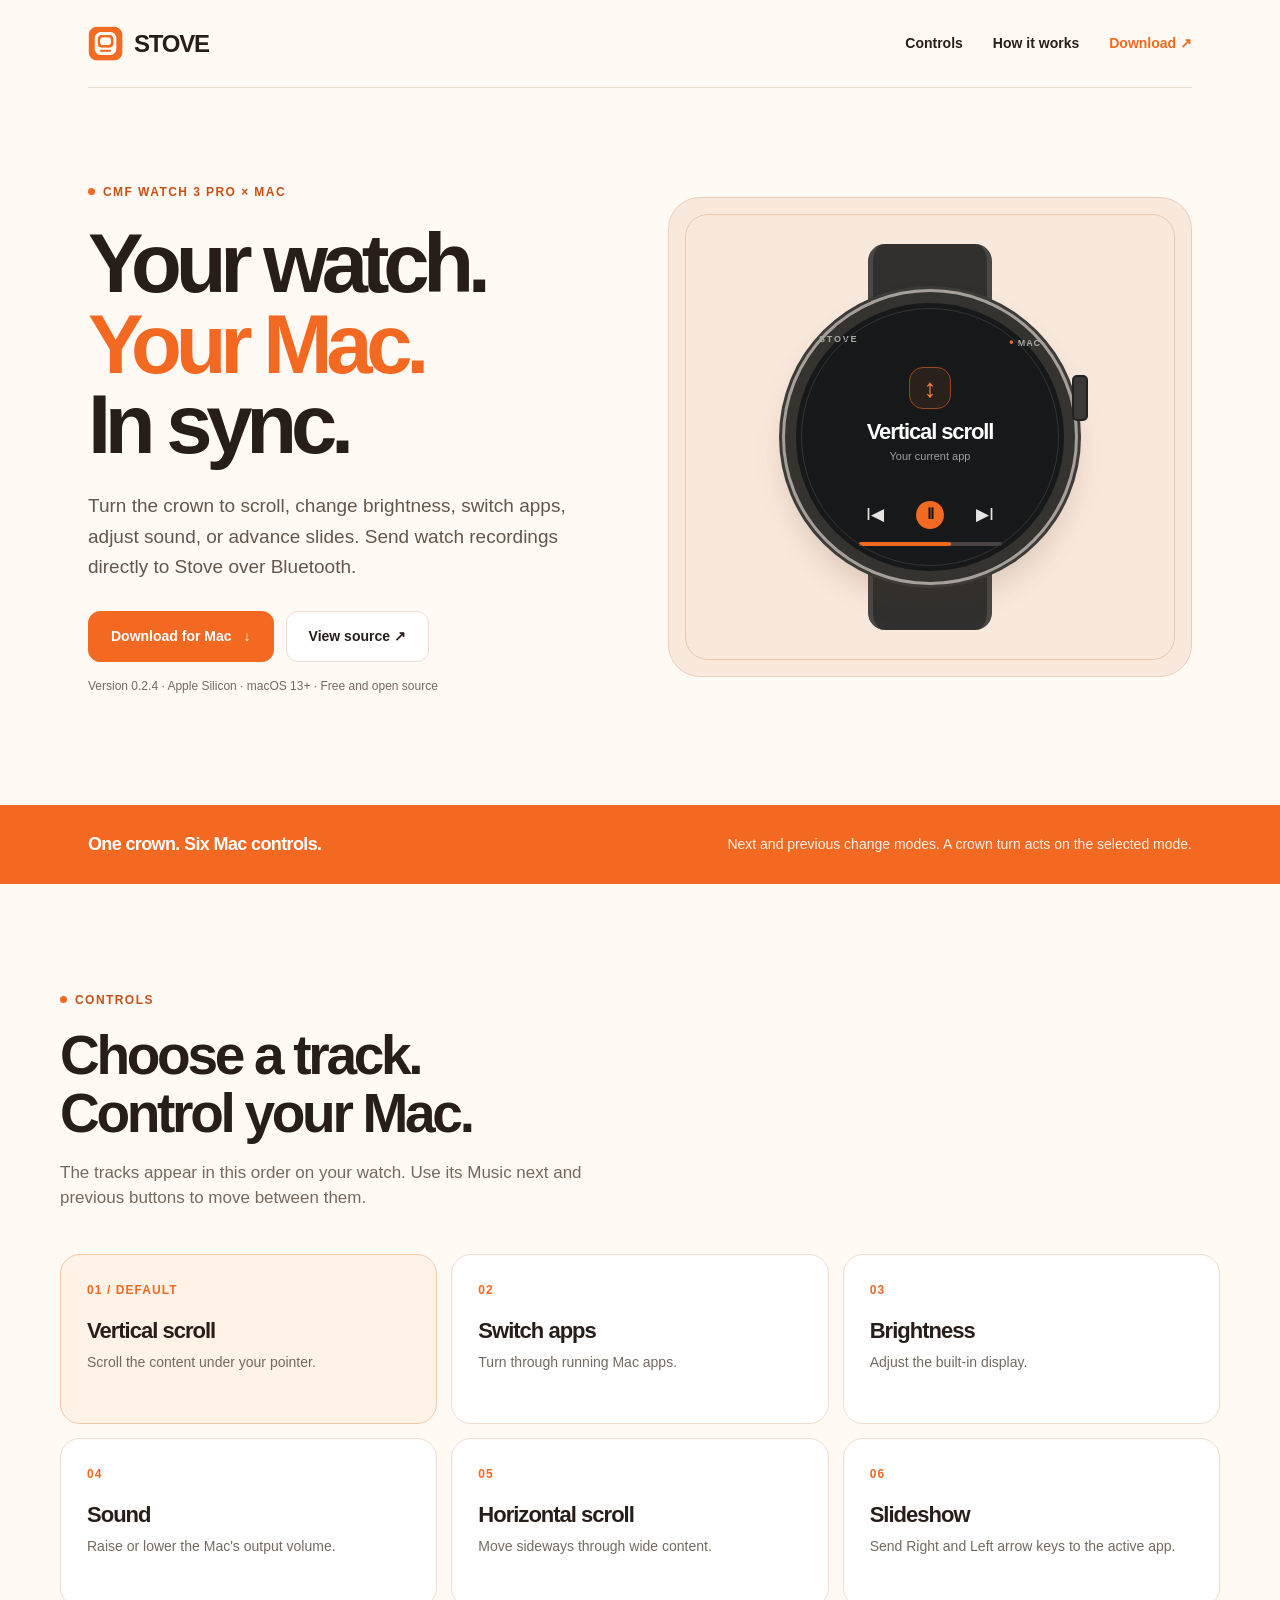
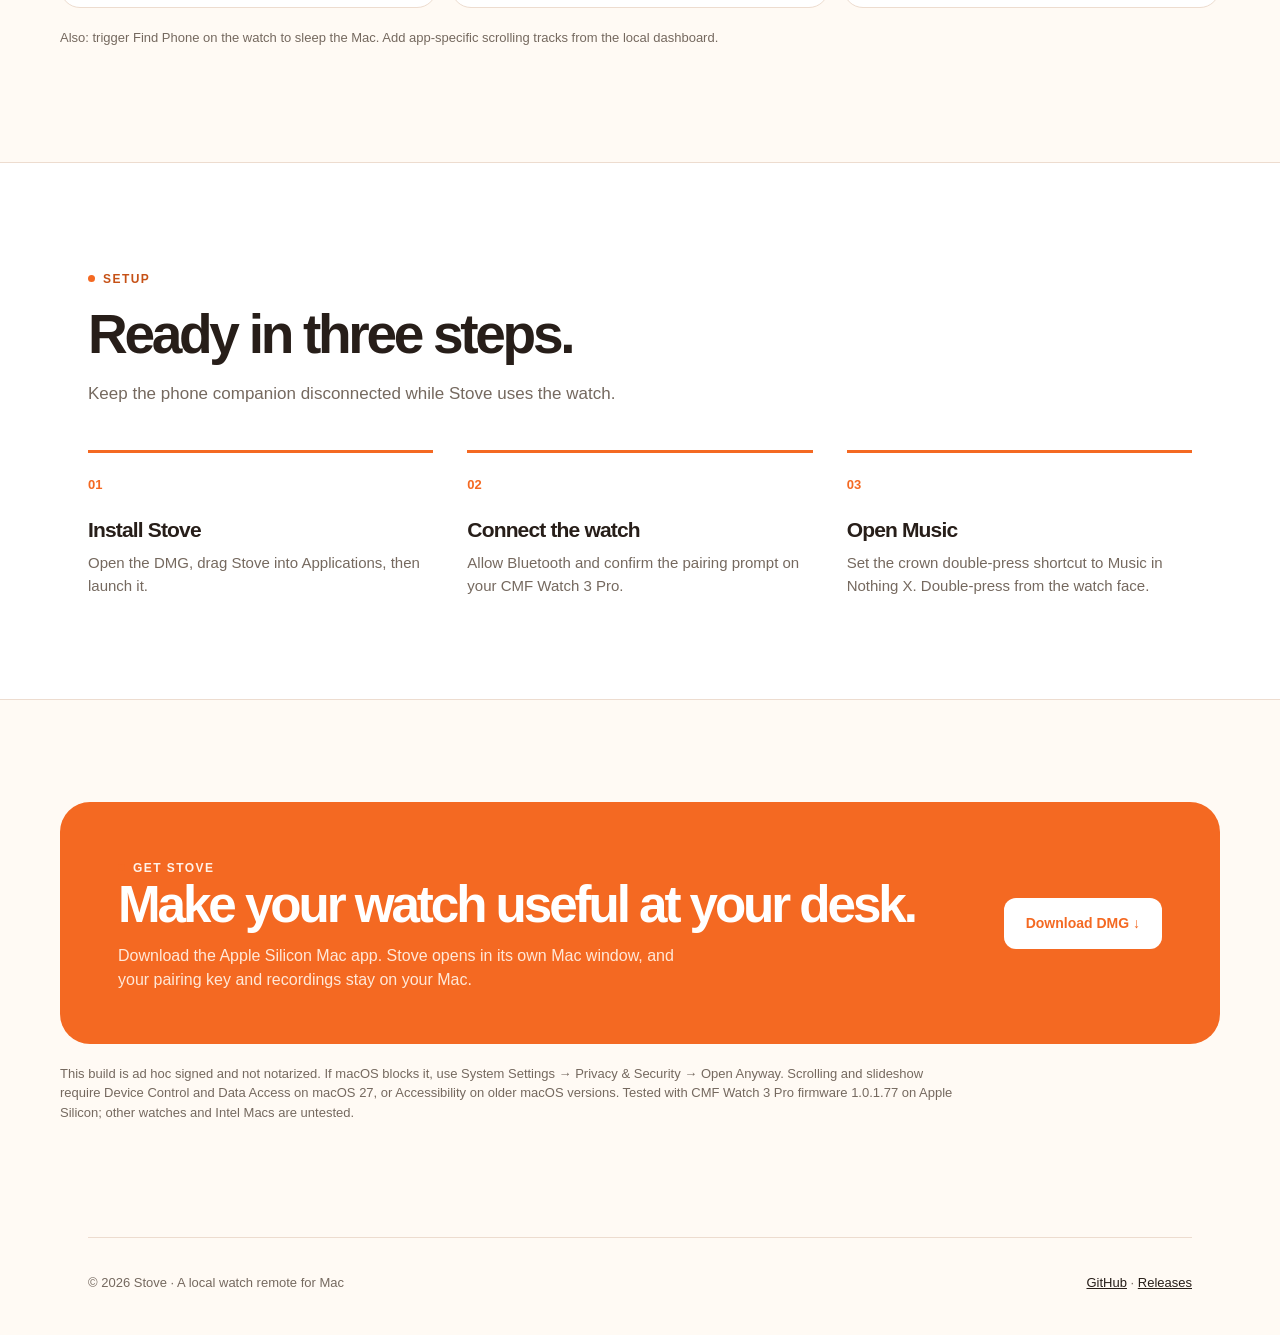
<file: docs/index.html>
<!doctype html>
<html lang="en">
<head>
  <meta charset="utf-8">
  <meta name="viewport" content="width=device-width, initial-scale=1">
  <meta name="theme-color" content="#f46922">
  <meta name="description" content="Stove turns your CMF Watch 3 Pro into a Mac remote for scrolling, switching apps, brightness, sound, and slides.">
  <title>Stove — Your watch controls your Mac</title>
  <link rel="icon" href="stove-icon.png">
  <style>
    :root{--orange:#f46922;--ink:#271e19;--cream:#fffaf4;--line:#eddccf;--muted:#75695f;--white:#fff;}
    *{box-sizing:border-box}html{scroll-behavior:smooth}body{margin:0;background:var(--cream);color:var(--ink);font:16px/1.5 -apple-system,BlinkMacSystemFont,"Segoe UI",sans-serif}a{color:inherit}button,a{touch-action:manipulation}
    .wrap{max-width:1160px;margin:auto;padding:0 28px}.nav{display:flex;justify-content:space-between;align-items:center;height:88px;border-bottom:1px solid var(--line)}.logo{display:flex;align-items:center;gap:11px;font-weight:850;letter-spacing:-.05em;font-size:24px;text-decoration:none}.logo img{width:35px;height:35px;border-radius:9px}.navlinks{display:flex;align-items:center;gap:30px}.navlinks a{text-decoration:none;font-size:14px;font-weight:650}.navlinks .nav-download{color:var(--orange)}
    .hero{display:grid;grid-template-columns:1fr 1fr;gap:56px;align-items:center;padding-top:90px;padding-bottom:110px}.eyebrow{display:inline-flex;align-items:center;gap:8px;color:#c65116;font-size:12px;font-weight:850;letter-spacing:.12em;text-transform:uppercase}.eyebrow:before{content:"";display:block;width:7px;height:7px;background:var(--orange);border-radius:50%}h1{font-size:clamp(56px,6.5vw,96px);line-height:.97;letter-spacing:-.075em;margin:22px 0 25px;max-width:630px}h1 em{font-style:normal;color:var(--orange)}.intro{max-width:510px;color:#62564d;font-size:19px;line-height:1.6;margin:0 0 29px}.actions{display:flex;gap:12px;align-items:center;flex-wrap:wrap}.button{display:inline-flex;align-items:center;justify-content:center;gap:12px;min-height:51px;padding:0 22px;border-radius:12px;font-weight:750;font-size:14px;text-decoration:none;border:1px solid var(--line);background:var(--white)}.button.primary{background:var(--orange);color:white;border-color:var(--orange)}.button:hover{transform:translateY(-2px);box-shadow:0 8px 20px #c9601926}.meta{font-size:12px;color:var(--muted);margin-top:15px}
    .demo{position:relative;min-height:480px;border-radius:32px;background:#f9e9dc;border:1px solid #edcfb8;padding:30px;display:grid;place-items:center;overflow:hidden}.demo:before{content:"";position:absolute;inset:16px;border:1px solid #e8c5ab;border-radius:23px}.site-watch-stage{width:320px;height:350px;display:grid;place-items:center;position:relative;isolation:isolate}.site-watch-strap{width:124px;height:72px;position:absolute;left:98px;z-index:-1;background:#31302e;border-left:5px solid #4a4844;border-right:5px solid #4a4844}.site-watch-strap.top{top:-18px;border-radius:17px 17px 2px 2px}.site-watch-strap.bottom{bottom:-18px;border-radius:2px 2px 17px 17px}.site-watch{width:290px;height:290px;border-radius:50%;border:11px solid #343330;box-shadow:0 0 0 3px #a7a09a,0 0 0 6px #3d3b38,0 17px 30px #55301930;background:#171819;color:#fff;display:flex;flex-direction:column;align-items:center;text-align:center;padding:30px 23px 25px;position:relative}.site-watch:before{content:"";position:absolute;inset:5px;border:1px solid #333536;border-radius:50%}.site-watch:after{content:"";width:12px;height:42px;border-radius:5px;background:#3a3935;border:2px solid #222321;position:absolute;right:-24px;top:72px}.site-watch-top{width:100%;display:flex;justify-content:space-between;color:#a9aaa8;font-size:9px;letter-spacing:.2em;font-weight:800}.site-watch-top span{letter-spacing:.1em}.site-watch-top b{color:#f26a21;font-size:12px}.site-watch-icon{width:42px;height:42px;border:1px solid #97491f;background:#2b211c;color:#ff803e;border-radius:14px;display:grid;place-items:center;margin-top:16px;font-size:26px;line-height:1}.site-watch-title{font-size:22px;line-height:1.06;letter-spacing:-.05em;font-weight:760;margin-top:11px}.site-watch-artist{color:#9fa09f;font-size:11px;margin-top:5px}.site-watch-controls{width:128px;display:flex;justify-content:space-between;align-items:center;font-size:17px;margin-top:auto;color:#e6e5e3}.site-watch-controls b{width:28px;height:28px;display:grid;place-items:center;border-radius:50%;background:#f26a21;color:#171819;font-size:15px}.site-watch-bar{width:143px;height:4px;border-radius:8px;background:#484443;margin-top:13px}.site-watch-bar:before{content:"";display:block;width:65%;height:100%;background:#f26a21;border-radius:inherit}.demo-label{position:absolute;bottom:25px;left:31px;color:#955132;font-size:12px;font-weight:750;letter-spacing:.08em;text-transform:uppercase}
    .stripe{background:var(--orange);color:#fff}.stripe .wrap{display:flex;align-items:center;justify-content:space-between;gap:25px;padding-top:26px;padding-bottom:26px}.stripe strong{font-size:18px;letter-spacing:-.035em}.stripe span{font-size:14px;color:#fff1e7}
    .section{padding:102px 0}.section h2{font-size:clamp(38px,4.3vw,62px);letter-spacing:-.06em;line-height:1.04;margin:17px 0 18px}.section .sub{font-size:17px;max-width:570px;color:var(--muted);margin:0 0 43px}.modes{display:grid;grid-template-columns:repeat(3,1fr);gap:14px}.mode{background:#fff;border:1px solid var(--line);border-radius:20px;padding:26px;min-height:170px}.mode .number{font-size:12px;color:var(--orange);font-weight:800;letter-spacing:.09em}.mode h3{font-size:22px;line-height:1.1;letter-spacing:-.045em;margin:20px 0 9px}.mode p{font-size:14px;color:var(--muted);margin:0}.mode:nth-child(1){background:#fff2e7;border-color:#f2c9a9}
    .how{background:#fff;border-top:1px solid var(--line);border-bottom:1px solid var(--line)}.steps{display:grid;grid-template-columns:repeat(3,1fr);gap:34px}.step{padding-top:19px;border-top:3px solid var(--orange)}.step .num{font-size:13px;color:var(--orange);font-weight:800}.step h3{font-size:21px;letter-spacing:-.04em;margin:18px 0 7px}.step p{color:var(--muted);font-size:15px;margin:0}.download{display:flex;justify-content:space-between;align-items:center;gap:40px;background:var(--orange);color:white;border-radius:30px;padding:52px 58px}.download h2{margin:0 0 12px;font-size:clamp(35px,4vw,54px)}.download p{max-width:580px;margin:0;color:#ffe8d8}.download .button{flex-shrink:0;color:var(--orange);border:0}.download .button:hover{box-shadow:0 8px 20px #92330850}.note{margin-top:20px;color:var(--muted);font-size:13px;max-width:900px}.footer{padding:35px 0 42px;border-top:1px solid var(--line);display:flex;justify-content:space-between;color:var(--muted);font-size:13px}.footer a{color:var(--ink)}
    @media(max-width:850px){.hero{grid-template-columns:1fr;gap:42px;padding-top:50px}.hero .demo{order:-1}.demo{min-height:400px}.modes,.steps{grid-template-columns:repeat(2,1fr)}.download{display:block}.download .button{margin-top:28px}.stripe .wrap{display:block}.stripe span{display:block;margin-top:5px}}
    @media(max-width:560px){.wrap{padding:0 20px}.nav{height:72px}.navlinks{gap:15px}.navlinks a:not(.nav-download){display:none}.hero{padding-top:56px;padding-bottom:68px}.intro{font-size:17px}.demo{min-height:370px}.site-watch-stage{transform:scale(.87)}.section{padding:72px 0}.modes,.steps{grid-template-columns:1fr}.mode{min-height:142px}.download{padding:34px 27px}.footer{display:block}.footer a{display:block;margin-top:8px}}
  </style>
</head>
<body>
  <div class="wrap"><nav class="nav" aria-label="Main navigation"><a class="logo" href="#top"><img src="stove-icon.png" alt="">STOVE</a><div class="navlinks"><a href="#controls">Controls</a><a href="#setup">How it works</a><a class="nav-download" href="#download">Download ↗</a></div></nav></div>
  <main id="top">
    <section class="wrap hero"><div><span class="eyebrow">CMF Watch 3 Pro × Mac</span><h1>Your watch.<br><em>Your Mac.</em><br>In sync.</h1><p class="intro">Turn the crown to scroll, change brightness, switch apps, adjust sound, or advance slides. Send watch recordings directly to Stove over Bluetooth.</p><div class="actions"><a class="button primary" href="https://github.com/yaswanth-142004/stove/releases/download/v0.2.4/Stove-0.2.4-macos-arm64.dmg">Download for Mac <span aria-hidden="true">↓</span></a><a class="button" href="https://github.com/yaswanth-142004/stove">View source ↗</a></div><div class="meta">Version 0.2.4 · Apple Silicon · macOS 13+ · Free and open source</div></div><div class="demo" aria-label="Illustration of the Stove watch music card"><div class="site-watch-stage"><div class="site-watch-strap top"></div><div class="site-watch"><div class="site-watch-top">STOVE <span><b>•</b> MAC</span></div><div class="site-watch-icon">↕</div><div class="site-watch-title">Vertical scroll</div><div class="site-watch-artist">Your current app</div><div class="site-watch-controls"><span>Ⅰ◀</span><b>Ⅱ</b><span>▶Ⅰ</span></div><div class="site-watch-bar"></div></div><div class="site-watch-strap bottom"></div></div></div></section>
    <div class="stripe"><div class="wrap"><strong>One crown. Six Mac controls.</strong><span>Next and previous change modes. A crown turn acts on the selected mode.</span></div></div>
    <section id="controls" class="wrap section"><span class="eyebrow">Controls</span><h2>Choose a track.<br>Control your Mac.</h2><p class="sub">The tracks appear in this order on your watch. Use its Music next and previous buttons to move between them.</p><div class="modes"><article class="mode"><div class="number">01 / DEFAULT</div><h3>Vertical scroll</h3><p>Scroll the content under your pointer.</p></article><article class="mode"><div class="number">02</div><h3>Switch apps</h3><p>Turn through running Mac apps.</p></article><article class="mode"><div class="number">03</div><h3>Brightness</h3><p>Adjust the built-in display.</p></article><article class="mode"><div class="number">04</div><h3>Sound</h3><p>Raise or lower the Mac's output volume.</p></article><article class="mode"><div class="number">05</div><h3>Horizontal scroll</h3><p>Move sideways through wide content.</p></article><article class="mode"><div class="number">06</div><h3>Slideshow</h3><p>Send Right and Left arrow keys to the active app.</p></article></div><p class="note">Also: trigger Find Phone on the watch to sleep the Mac. Add app-specific scrolling tracks from the local dashboard.</p></section>
    <section id="setup" class="how section"><div class="wrap"><span class="eyebrow">Setup</span><h2>Ready in three steps.</h2><p class="sub">Keep the phone companion disconnected while Stove uses the watch.</p><div class="steps"><div class="step"><span class="num">01</span><h3>Install Stove</h3><p>Open the DMG, drag Stove into Applications, then launch it.</p></div><div class="step"><span class="num">02</span><h3>Connect the watch</h3><p>Allow Bluetooth and confirm the pairing prompt on your CMF Watch 3 Pro.</p></div><div class="step"><span class="num">03</span><h3>Open Music</h3><p>Set the crown double-press shortcut to Music in Nothing X. Double-press from the watch face.</p></div></div></div></section>
    <section id="download" class="wrap section"><div class="download"><div><span class="eyebrow" style="color:#fff2e8">Get Stove</span><h2>Make your watch useful at your desk.</h2><p>Download the Apple Silicon Mac app. Stove opens in its own Mac window, and your pairing key and recordings stay on your Mac.</p></div><a class="button" href="https://github.com/yaswanth-142004/stove/releases/download/v0.2.4/Stove-0.2.4-macos-arm64.dmg">Download DMG ↓</a></div><p class="note">This build is ad hoc signed and not notarized. If macOS blocks it, use System Settings → Privacy & Security → Open Anyway. Scrolling and slideshow require Device Control and Data Access on macOS 27, or Accessibility on older macOS versions. Tested with CMF Watch 3 Pro firmware 1.0.1.77 on Apple Silicon; other watches and Intel Macs are untested.</p></section>
  </main>
  <div class="wrap"><footer class="footer"><span>© 2026 Stove · A local watch remote for Mac</span><span><a href="https://github.com/yaswanth-142004/stove">GitHub</a> · <a href="https://github.com/yaswanth-142004/stove/releases">Releases</a></span></footer></div>
</body>
</html>
</file>
